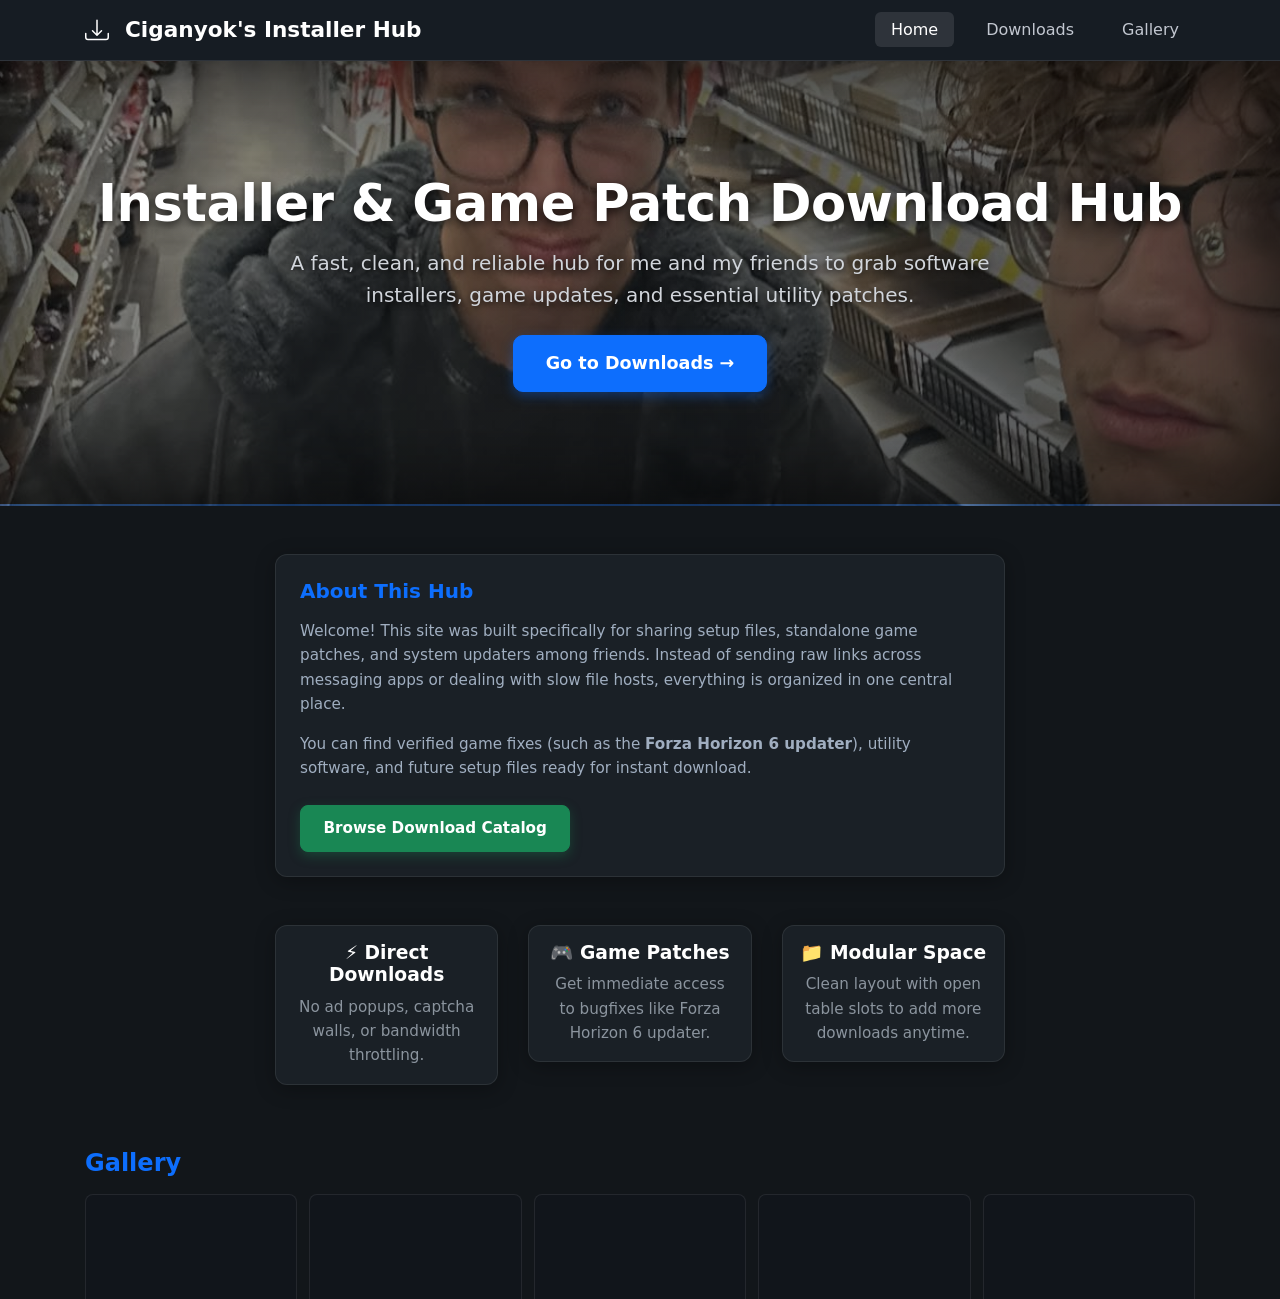
<file: index.html>
<!DOCTYPE html>
<html lang="en">
<head>
  <meta charset="UTF-8">
  <meta http-equiv="refresh" content="0; url=main.html">
  <title>Redirecting to Main...</title>
</head>
<body>
  <p>Redirecting to <a href="main.html">main.html</a>...</p>
</body>
</html>
</file>
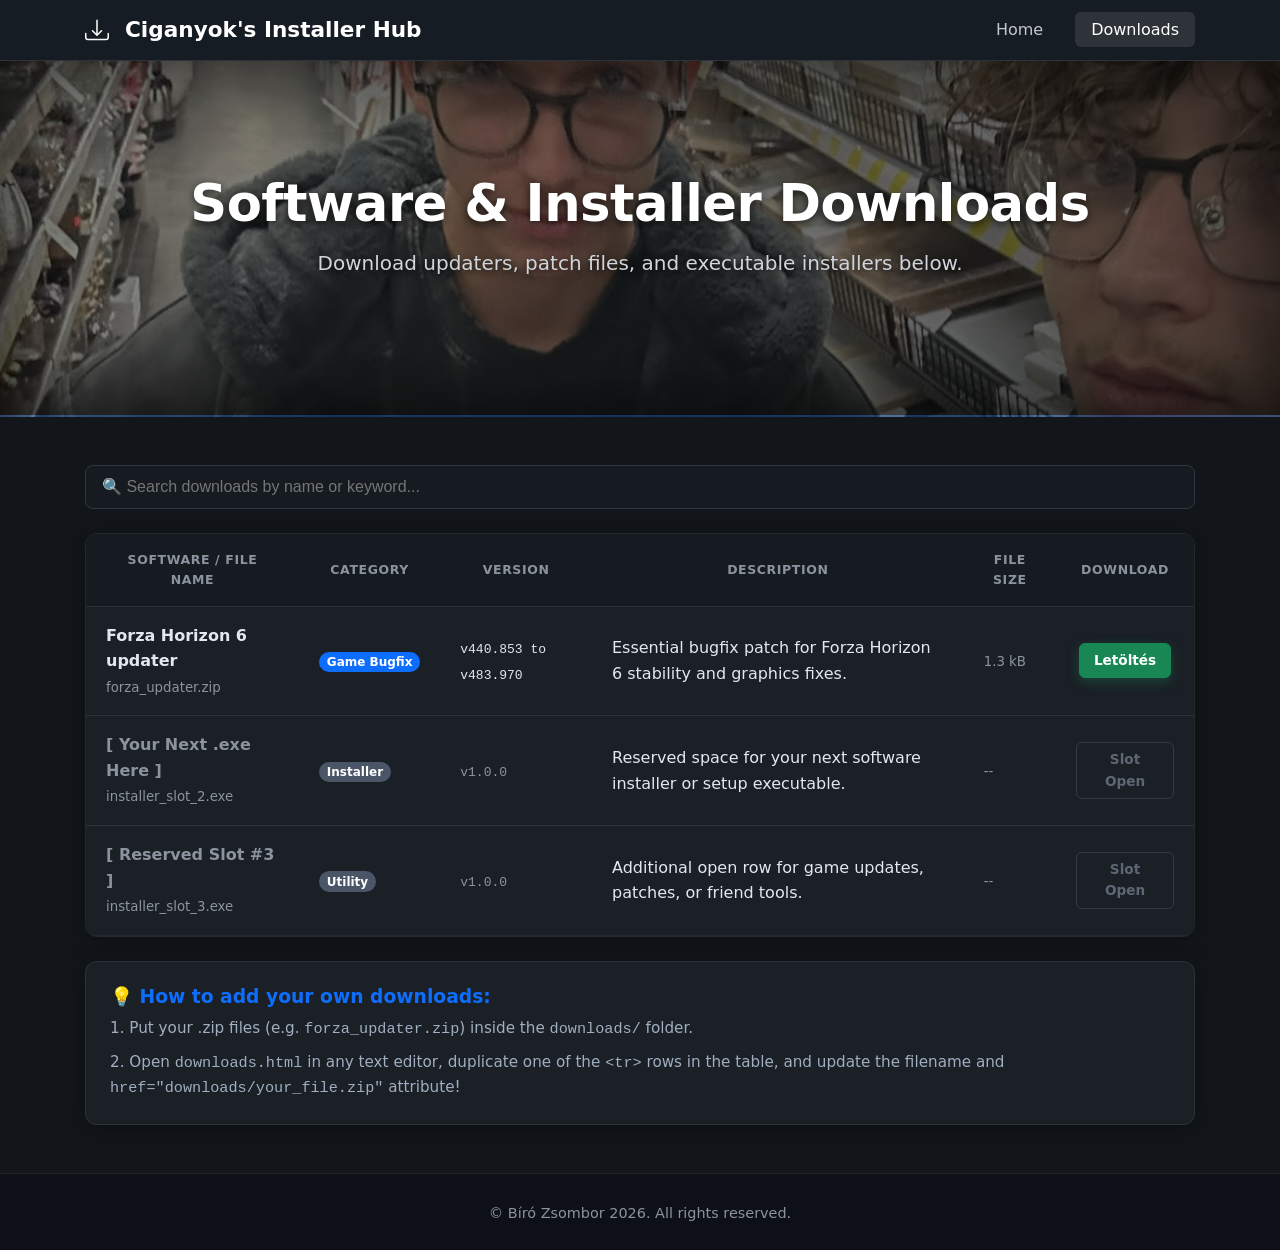
<file: downloads.html>
<!DOCTYPE html>
<html lang="en">
<head>
  <meta charset="UTF-8">
  <meta name="viewport" content="width=device-width, initial-scale=1.0">
  <title>Ciganyok's Installer Hub — Downloads</title>
  <link rel="stylesheet" href="bs/bootstrap.min.css">
</head>
<body>

  <!-- Navbar -->
  <nav class="navbar navbar-expand-lg">
    <div class="container">
      <a class="navbar-brand" href="main.html">
        <svg xmlns="http://www.w3.org/2000/svg" width="24" height="24" fill="currentColor" class="me-2" viewBox="0 0 16 16">
          <path d="M.5 9.9a.5.5 0 0 1 .5.5v2.5a1 1 0 0 0 1 1h12a1 1 0 0 0 1-1v-2.5a.5.5 0 0 1 1 0v2.5a2 2 0 0 1-2 2H2a2 2 0 0 1-2-2v-2.5a.5.5 0 0 1 .5-.5z"/>
          <path d="M7.646 11.854a.5.5 0 0 0 .708 0l3-3a.5.5 0 0 0-.708-.708L8.5 10.293V1.5a.5.5 0 0 0-1 0v8.793L5.354 8.146a.5.5 0 1 0-.708.708l3 3z"/>
        </svg>
        Ciganyok's Installer Hub
      </a>
      <button class="navbar-toggler" type="button" data-bs-target="#navbarNav">
        <span class="navbar-toggler-icon">&#9776;</span>
      </button>
      <div class="navbar-collapse" id="navbarNav">
        <ul class="navbar-nav ms-auto">
          <li class="nav-item">
            <a class="nav-link" href="main.html">Home</a>
          </li>
          <li class="nav-item">
            <a class="nav-link active" href="downloads.html">Downloads</a>
          </li>
        </ul>
      </div>
    </div>
  </nav>

  <!-- Header Banner -->
  <header class="site-header">
    <div class="container">
      <h1>Software & Installer Downloads</h1>
      <p>Download updaters, patch files, and executable installers below.</p>
    </div>
  </header>

  <!-- Main Downloads Table Section -->
  <main class="container py-5">
    <div class="row justify-content-center mb-4">
      <div class="col-12 col-lg-10">
        <input type="text" id="exeSearch" class="form-control form-control-lg mb-4" placeholder="🔍 Search downloads by name or keyword...">
        
        <div class="table-responsive">
          <table class="table align-middle" id="downloadsTable">
            <thead>
              <tr>
                <th>Software / File Name</th>
                <th>Category</th>
                <th>Version</th>
                <th>Description</th>
                <th>File Size</th>
                <th class="text-center">Download</th>
              </tr>
            </thead>
            <tbody>
              <!-- Row 1: Forza Horizon 6 Updater -->
              <tr>
                <td>
                  <strong class="text-white">Forza Horizon 6 updater</strong>
                  <br><small class="text-muted">forza_updater.zip</small>
                </td>
                <td><span class="badge bg-primary">Game Bugfix</span></td>
                <td><code class="text-info">v440.853 to v483.970</code></td>
                <td>Essential bugfix patch for Forza Horizon 6 stability and graphics fixes.</td>
                <td><small class="text-muted">1.3 kB</small></td>
                <td class="text-center">
                  <a href="downloads/forza_updater.torrent" download="forza_updater.torrent" class="btn btn-sm btn-success fw-bold px-3">
                    Letöltés
                  </a>
                </td>
              </tr>

              <!-- Row 2: Reserved Space for User's Next .exe -->
              <tr>
                <td>
                  <strong class="text-muted">[ Your Next .exe Here ]</strong>
                  <br><small class="text-muted">installer_slot_2.exe</small>
                </td>
                <td><span class="badge bg-secondary">Installer</span></td>
                <td><code class="text-muted">v1.0.0</code></td>
                <td>Reserved space for your next software installer or setup executable.</td>
                <td><small class="text-muted">--</small></td>
                <td class="text-center">
                  <a href="#" class="btn btn-sm btn-outline-secondary disabled">Slot Open</a>
                </td>
              </tr>

              <!-- Row 3: Reserved Space for Additional Utility -->
              <tr>
                <td>
                  <strong class="text-muted">[ Reserved Slot #3 ]</strong>
                  <br><small class="text-muted">installer_slot_3.exe</small>
                </td>
                <td><span class="badge bg-secondary">Utility</span></td>
                <td><code class="text-muted">v1.0.0</code></td>
                <td>Additional open row for game updates, patches, or friend tools.</td>
                <td><small class="text-muted">--</small></td>
                <td class="text-center">
                  <a href="#" class="btn btn-sm btn-outline-secondary disabled">Slot Open</a>
                </td>
              </tr>
            </tbody>
          </table>
        </div>
      </div>
    </div>

    <!-- Instructions for Adding Files -->
    <div class="row justify-content-center mt-4">
      <div class="col-12 col-lg-10">
        <div class="card p-4">
          <h3 class="h5 text-primary mb-2">💡 How to add your own downloads:</h3>
          <p class="card-text small mb-2">
            1. Put your .zip files (e.g. <code>forza_updater.zip</code>) inside the <code>downloads/</code> folder.
          </p>
          <p class="card-text small mb-0">
            2. Open <code>downloads.html</code> in any text editor, duplicate one of the <code>&lt;tr&gt;</code> rows in the table, and update the filename and <code>href="downloads/your_file.zip"</code> attribute!
          </p>
        </div>
      </div>
    </div>
  </main>

  <!-- Footer -->
  <footer>
    <div class="container">
      <p class="mb-0">© Bíró Zsombor 2026. All rights reserved.</p>
    </div>
  </footer>

  <script src="js/bootstrap.bundle.min.js"></script>
  <script src="js/main.js"></script>
</body>
</html>
</file>
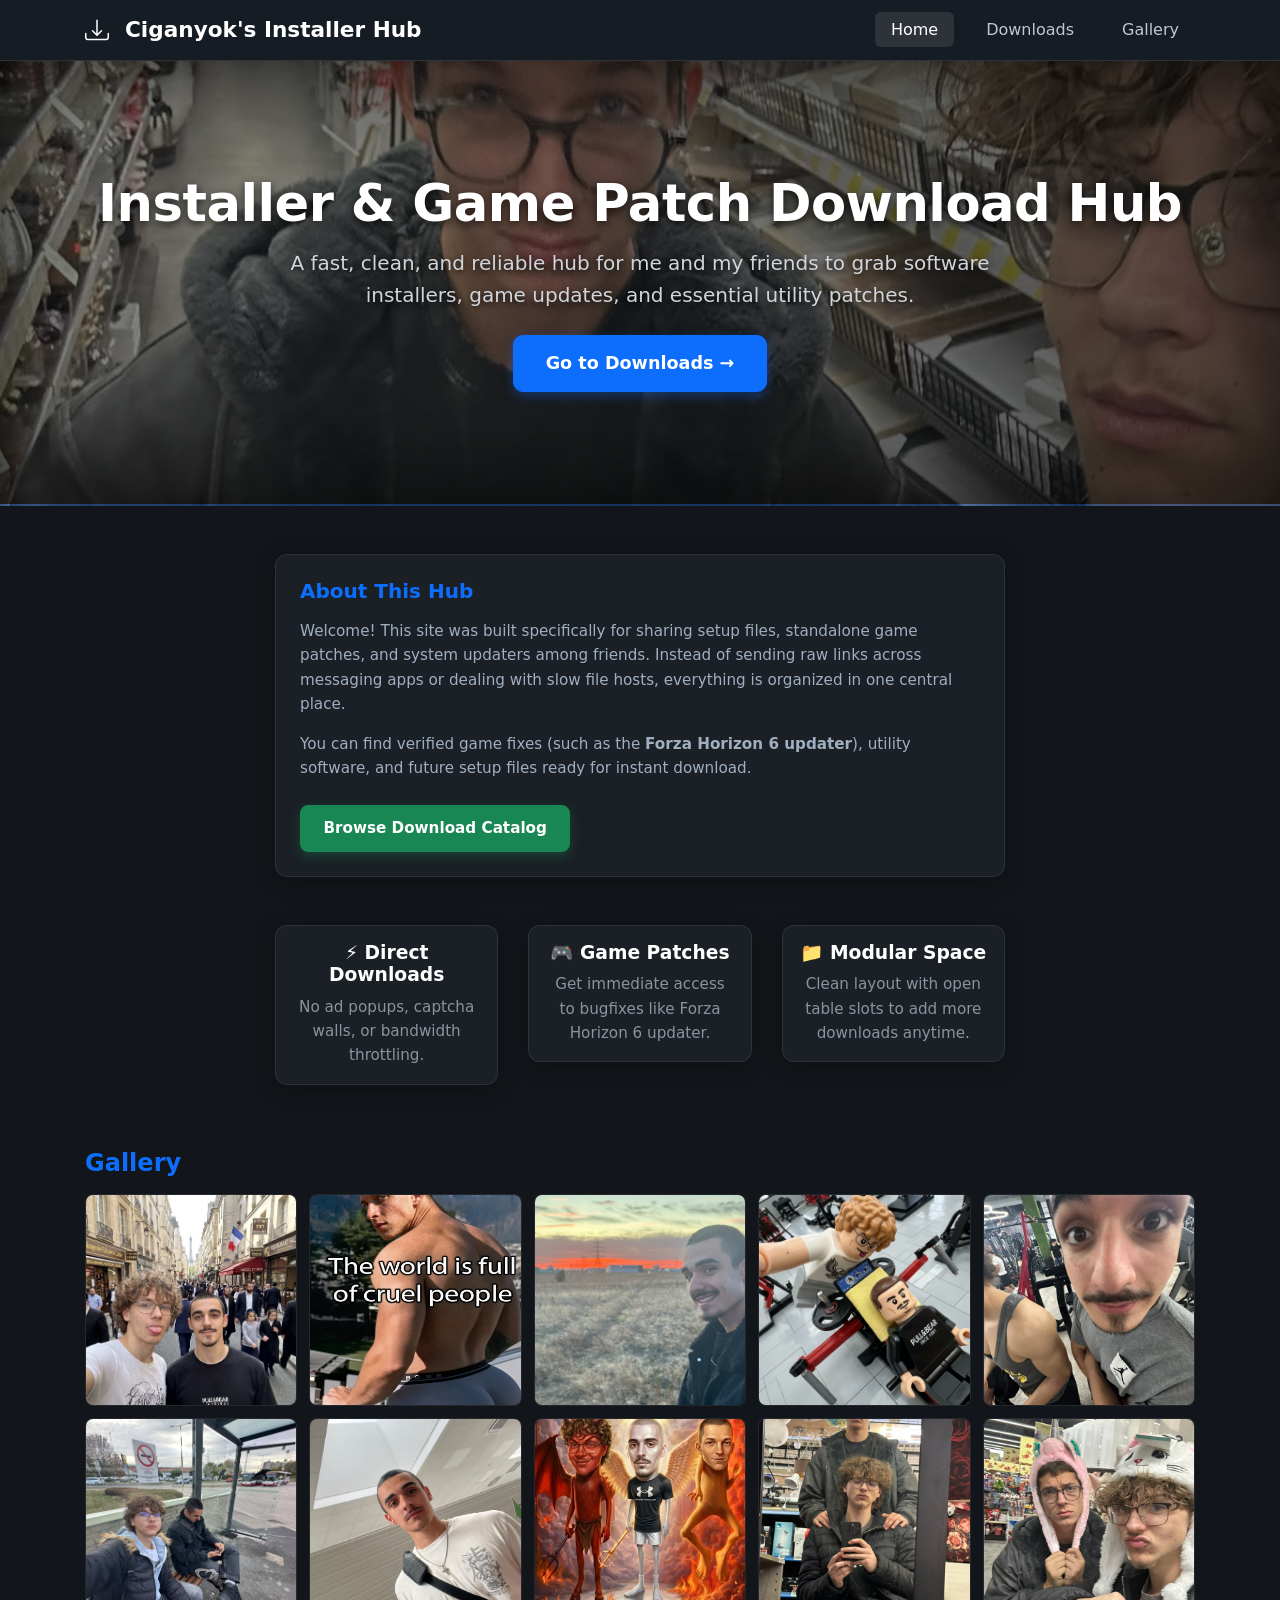
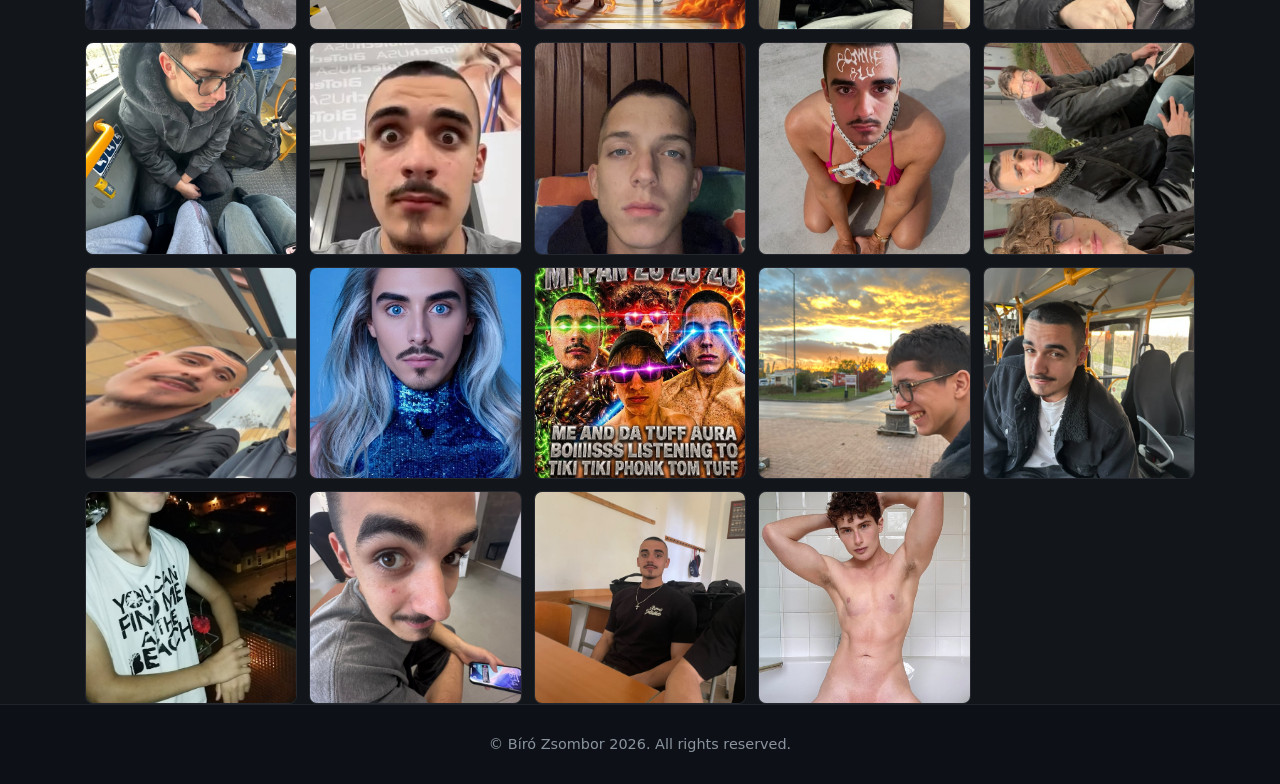
<file: main.html>
<!DOCTYPE html>
<html lang="en">
<head>
  <meta charset="UTF-8">
  <meta name="viewport" content="width=device-width, initial-scale=1.0">
  <title>Ciganyok's Installer Hub — Main</title>
  <link rel="stylesheet" href="bs/bootstrap.min.css">
  <link rel="stylesheet" href="css/gallery.css">
</head>
<body>

  <!-- Navbar -->
  <nav class="navbar navbar-expand-lg">
    <div class="container">
      <a class="navbar-brand" href="main.html">
        <svg xmlns="http://www.w3.org/2000/svg" width="24" height="24" fill="currentColor" class="me-2" viewBox="0 0 16 16">
          <path d="M.5 9.9a.5.5 0 0 1 .5.5v2.5a1 1 0 0 0 1 1h12a1 1 0 0 0 1-1v-2.5a.5.5 0 0 1 1 0v2.5a2 2 0 0 1-2 2H2a2 2 0 0 1-2-2v-2.5a.5.5 0 0 1 .5-.5z"/>
          <path d="M7.646 11.854a.5.5 0 0 0 .708 0l3-3a.5.5 0 0 0-.708-.708L8.5 10.293V1.5a.5.5 0 0 0-1 0v8.793L5.354 8.146a.5.5 0 1 0-.708.708l3 3z"/>
        </svg>
        Ciganyok's Installer Hub
      </a>
      <button class="navbar-toggler" type="button" data-bs-target="#navbarNav">
        <span class="navbar-toggler-icon">&#9776;</span>
      </button>
      <div class="navbar-collapse" id="navbarNav">
        <ul class="navbar-nav ms-auto">
          <li class="nav-item">
            <a class="nav-link active" href="main.html">Home</a>
          </li>
          <li class="nav-item">
            <a class="nav-link" href="downloads.html">Downloads</a>
          </li>
          <li class="nav-item">
            <a class="nav-link" href="#gallery">Gallery</a>
          </li>
        </ul>
      </div>
    </div>
  </nav>

  <!-- Header Banner with images/header.jpg background -->
  <header class="site-header">
    <div class="container">
      <h1>Installer & Game Patch Download Hub</h1>
      <p>A fast, clean, and reliable hub for me and my friends to grab software installers, game updates, and essential utility patches.</p>
      <a href="downloads.html" class="btn btn-primary btn-lg">
        Go to Downloads &rarr;
      </a>
    </div>
  </header>

  <!-- Main Description Section -->
  <main class="container py-5">
    <div class="row gap-4 justify-content-center">
      <div class="col-12 col-lg-8">
        <div class="card p-4 mb-4">
          <h2 class="card-title text-primary mb-3">About This Hub</h2>
          <p class="card-text mb-3">
            Welcome! This site was built specifically for sharing setup files, standalone game patches, and system updaters among friends. Instead of sending raw links across messaging apps or dealing with slow file hosts, everything is organized in one central place.
          </p>
          <p class="card-text mb-4">
            You can find verified game fixes (such as the <strong>Forza Horizon 6 updater</strong>), utility software, and future setup files ready for instant download.
          </p>
          <div class="d-flex gap-3">
            <a href="downloads.html" class="btn btn-success fw-bold">Browse Download Catalog</a>
          </div>
        </div>
      </div>

      <!-- Quick Feature Cards -->
      <div class="col-12 col-lg-8">
        <div class="row">
          <div class="col-12 col-md-4 mb-3">
            <div class="card p-3 text-center h-100">
              <h3 class="h5 text-info mb-2">⚡ Direct Downloads</h3>
              <p class="card-text text-muted small">No ad popups, captcha walls, or bandwidth throttling.</p>
            </div>
          </div>
          <div class="col-12 col-md-4 mb-3">
            <div class="card p-3 text-center h-100">
              <h3 class="h5 text-info mb-2">🎮 Game Patches</h3>
              <p class="card-text text-muted small">Get immediate access to bugfixes like Forza Horizon 6 updater.</p>
            </div>
          </div>
          <div class="col-12 col-md-4 mb-3">
            <div class="card p-3 text-center h-100">
              <h3 class="h5 text-info mb-2">📁 Modular Space</h3>
              <p class="card-text text-muted small">Clean layout with open table slots to add more downloads anytime.</p>
            </div>
          </div>
        </div>
      </div>
    </div>
  </main>

  <!-- Gallery -->
  <section class="container pb-5" id="gallery">
    <div class="row justify-content-center">
      <div class="col-12 col-lg-10">
        <h2 class="text-primary mb-3">Gallery</h2>
        <div class="gallery-grid">
        <a href="images/photo-01.jpg"><img src="images/photo-01.jpg" alt="Gallery photo 1" loading="lazy"></a>
        <a href="images/photo-02.jpg"><img src="images/photo-02.jpg" alt="Gallery photo 2" loading="lazy"></a>
        <a href="images/photo-03.jpg"><img src="images/photo-03.jpg" alt="Gallery photo 3" loading="lazy"></a>
        <a href="images/photo-04.jpg"><img src="images/photo-04.jpg" alt="Gallery photo 4" loading="lazy"></a>
        <a href="images/photo-05.jpg"><img src="images/photo-05.jpg" alt="Gallery photo 5" loading="lazy"></a>
        <a href="images/photo-06.jpg"><img src="images/photo-06.jpg" alt="Gallery photo 6" loading="lazy"></a>
        <a href="images/photo-07.jpg"><img src="images/photo-07.jpg" alt="Gallery photo 7" loading="lazy"></a>
        <a href="images/photo-08.jpg"><img src="images/photo-08.jpg" alt="Gallery photo 8" loading="lazy"></a>
        <a href="images/photo-09.jpg"><img src="images/photo-09.jpg" alt="Gallery photo 9" loading="lazy"></a>
        <a href="images/photo-10.jpg"><img src="images/photo-10.jpg" alt="Gallery photo 10" loading="lazy"></a>
        <a href="images/photo-11.jpg"><img src="images/photo-11.jpg" alt="Gallery photo 11" loading="lazy"></a>
        <a href="images/photo-12.jpg"><img src="images/photo-12.jpg" alt="Gallery photo 12" loading="lazy"></a>
        <a href="images/photo-13.jpg"><img src="images/photo-13.jpg" alt="Gallery photo 13" loading="lazy"></a>
        <a href="images/photo-14.jpg"><img src="images/photo-14.jpg" alt="Gallery photo 14" loading="lazy"></a>
        <a href="images/photo-15.jpg"><img src="images/photo-15.jpg" alt="Gallery photo 15" loading="lazy"></a>
        <a href="images/photo-16.jpg"><img src="images/photo-16.jpg" alt="Gallery photo 16" loading="lazy"></a>
        <a href="images/photo-17.jpg"><img src="images/photo-17.jpg" alt="Gallery photo 17" loading="lazy"></a>
        <a href="images/photo-18.jpg"><img src="images/photo-18.jpg" alt="Gallery photo 18" loading="lazy"></a>
        <a href="images/photo-19.jpg"><img src="images/photo-19.jpg" alt="Gallery photo 19" loading="lazy"></a>
        <a href="images/photo-20.jpg"><img src="images/photo-20.jpg" alt="Gallery photo 20" loading="lazy"></a>
        <a href="images/photo-21.jpg"><img src="images/photo-21.jpg" alt="Gallery photo 21" loading="lazy"></a>
        <a href="images/photo-22.jpg"><img src="images/photo-22.jpg" alt="Gallery photo 22" loading="lazy"></a>
        <a href="images/photo-23.jpg"><img src="images/photo-23.jpg" alt="Gallery photo 23" loading="lazy"></a>
        <a href="images/gay.jpg"><img src="images/gay.jpg" alt="Gallery photo 23" loading="lazy"></a>
        </div>
      </div>
    </div>
  </section>

  <!-- Footer -->
  <footer>
    <div class="container">
      <p class="mb-0">© Bíró Zsombor 2026. All rights reserved.</p>
    </div>
  </footer>

  <script src="js/bootstrap.bundle.min.js"></script>
  <script src="js/main.js"></script>
  <script src="js/gallery.js"></script>
</body>
</html>
</file>
<file: css/gallery.css>
.gallery-grid {
  display: grid;
  grid-template-columns: repeat(auto-fill, minmax(180px, 1fr));
  gap: 0.75rem;
}
.gallery-grid a {
  display: block;
  aspect-ratio: 1 / 1;
  overflow: hidden;
  border-radius: 0.5rem;
  border: 1px solid rgba(255, 255, 255, 0.08);
  background: #11151b;
}
.gallery-grid img {
  width: 100%;
  height: 100%;
  object-fit: cover;
  display: block;
  transition: transform 0.25s ease;
}
.gallery-grid a:hover img { transform: scale(1.06); }

/* Lightbox */
.lb-overlay {
  position: fixed;
  inset: 0;
  z-index: 2000;
  display: none;
  align-items: center;
  justify-content: center;
  background: rgba(5, 7, 10, 0.94);
}
.lb-overlay.open { display: flex; }
.lb-img {
  max-width: 92vw;
  max-height: 86vh;
  object-fit: contain;
  border-radius: 0.5rem;
  box-shadow: 0 10px 40px rgba(0, 0, 0, 0.7);
  user-select: none;
}
.lb-btn {
  position: absolute;
  border: 0;
  background: rgba(255, 255, 255, 0.12);
  color: #fff;
  width: 3rem;
  height: 3rem;
  border-radius: 50%;
  font-size: 1.6rem;
  line-height: 1;
  cursor: pointer;
  transition: background 0.2s;
}
.lb-btn:hover { background: rgba(255, 255, 255, 0.28); }
.lb-prev { left: 1rem; top: 50%; transform: translateY(-50%); }
.lb-next { right: 1rem; top: 50%; transform: translateY(-50%); }
.lb-close { top: 1rem; right: 1rem; }
.lb-count {
  position: absolute;
  bottom: 1rem;
  left: 50%;
  transform: translateX(-50%);
  color: #d1d5db;
  font-size: 0.9rem;
}
body.lb-lock { overflow: hidden; }
</file>
